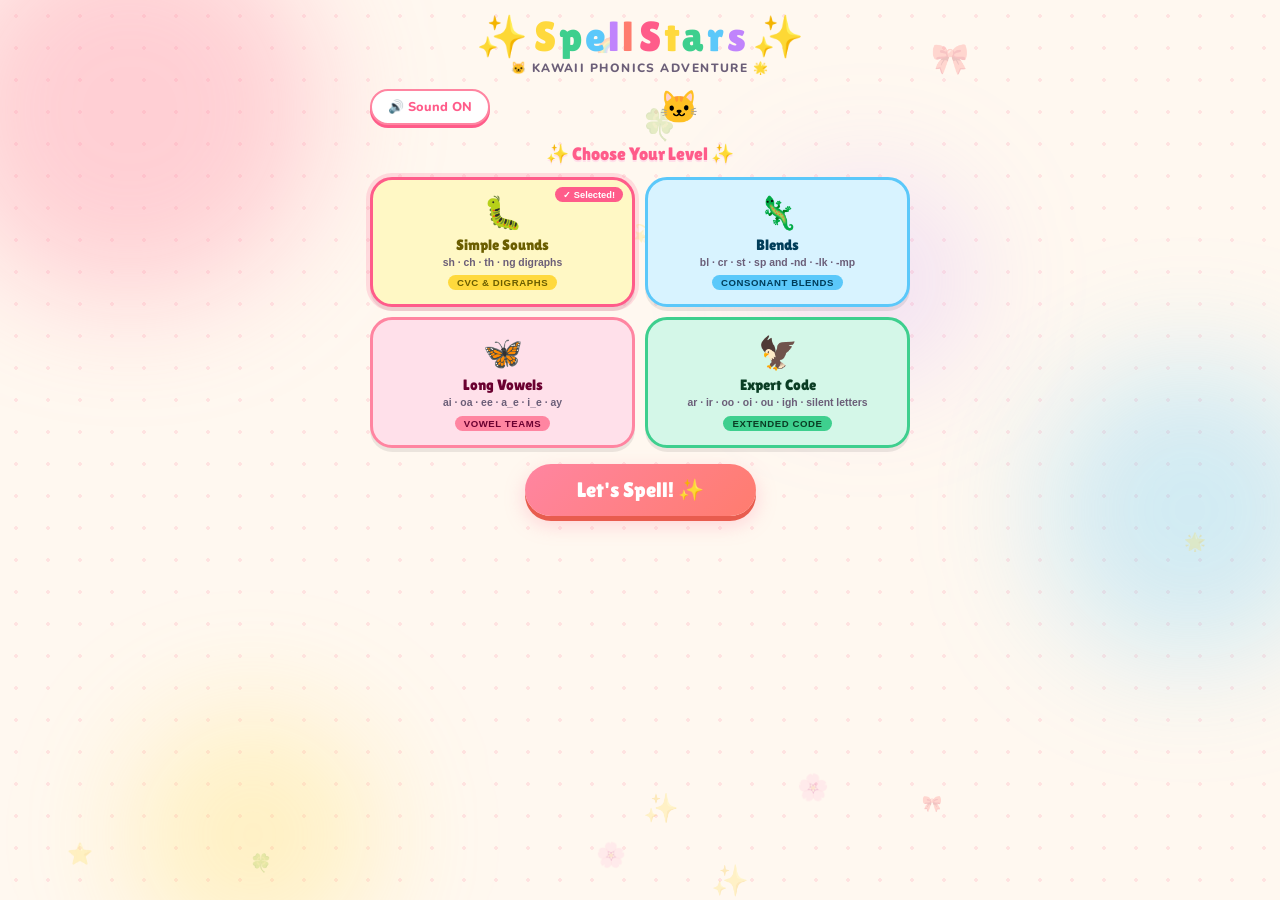
<file: index.html>
<!DOCTYPE html>
<html lang="en">
<head>
<meta charset="UTF-8">
<meta name="viewport" content="width=device-width, initial-scale=1.0, viewport-fit=cover">
<meta name="apple-mobile-web-app-capable" content="yes">
<meta name="apple-mobile-web-app-status-bar-style" content="default">
<meta name="apple-mobile-web-app-title" content="Spell Stars">
<meta name="mobile-web-app-capable" content="yes">
<meta name="theme-color" content="#ff85a1">
<link rel="apple-touch-icon" href="apple-touch-icon.png">
<link rel="icon" type="image/png" sizes="192x192" href="icon-192.png">
<link rel="manifest" href="manifest.json">
<title>✨ Kawaii Spell Stars ✨</title>
<link href="https://fonts.googleapis.com/css2?family=Nunito:wght@400;600;700;800;900&family=Lilita+One&display=swap" rel="stylesheet">
<style>
:root {
  --cream:    #fff8f0;
  --pink:     #ff85a1;
  --pink2:    #ff5c8a;
  --pink-lt:  #ffe0ea;
  --mint:     #3ecf8e;
  --mint2:    #27ae74;
  --mint-lt:  #d4f7e8;
  --lemon:    #ffd93d;
  --lemon2:   #e6be00;
  --lemon-lt: #fff8c5;
  --sky:      #5bc8fa;
  --sky2:     #2aa8e0;
  --sky-lt:   #d8f3ff;
  --coral:    #ff7c6e;
  --coral2:   #e85c4e;
  --lilac:    #c084fc;
  --lilac2:   #9333ea;
  --ink:      #2d2235;
  --ink-soft: #6b5e78;
  --white:    #ffffff;
  --shadow-lg:0 8px 32px rgba(255,133,161,0.22);
  --r-card:   22px;
  --r-pill:   50px;
  --r-tile:   14px;
}
*,*::before,*::after { margin:0; padding:0; box-sizing:border-box; -webkit-tap-highlight-color:transparent; }
html { height:100%; }
body { background:var(--cream); font-family:'Nunito',sans-serif; color:var(--ink); min-height:100dvh; overflow-x:hidden; }

/* ══ Background ══ */
.bg { position:fixed; inset:0; z-index:0; pointer-events:none; overflow:hidden; }
.bg::before { content:''; position:absolute; inset:0; background-image:radial-gradient(circle,rgba(255,133,161,0.18) 2px,transparent 2px); background-size:32px 32px; }
.blob { position:absolute; border-radius:50%; filter:blur(60px); animation:blobDrift var(--bd,12s) ease-in-out infinite alternate; }
@keyframes blobDrift { from{transform:translate(0,0) scale(1)} to{transform:translate(var(--dx,20px),var(--dy,-20px)) scale(1.1)} }
.star-bg { position:absolute; pointer-events:none; animation:starSpin var(--ss,8s) linear infinite; font-size:var(--sf,1.2rem); opacity:0.22; }
@keyframes starSpin { from{transform:rotate(0deg)} to{transform:rotate(360deg)} }

/* ══ Layout ══ */
.wrap { position:relative; z-index:1; max-width:640px; margin:0 auto; padding:16px 14px 28px; min-height:100dvh; display:flex; flex-direction:column; align-items:center; }

/* ══ Header ══ */
.logo { display:flex; align-items:center; gap:8px; margin-bottom:2px; }
.logo-chars { display:flex; gap:3px; }
.logo-char { font-family:'Lilita One',cursive; font-size:clamp(1.7rem,6.5vw,2.6rem); line-height:1; display:inline-block; animation:charBounce var(--cb,2s) ease-in-out infinite; }
@keyframes charBounce { 0%,100%{transform:translateY(0) rotate(var(--cr,0deg))} 50%{transform:translateY(-5px) rotate(var(--cr,0deg))} }
.sub { font-size:0.75rem; font-weight:800; letter-spacing:0.12em; text-transform:uppercase; color:var(--ink-soft); margin-bottom:10px; text-align:center; }
.top-row { display:flex; align-items:center; justify-content:space-between; width:100%; max-width:540px; margin-bottom:14px; gap:8px; }
.snd-btn { border:2.5px solid var(--pink); border-radius:var(--r-pill); background:var(--white); padding:7px 16px; font-family:'Nunito',sans-serif; font-weight:800; font-size:0.8rem; cursor:pointer; color:var(--pink2); box-shadow:0 3px 0 var(--pink2); transition:all 0.15s; }
.snd-btn:active { transform:translateY(2px); box-shadow:none; }
.mascot { font-size:2rem; animation:charBounce 2.5s ease-in-out infinite; --cb:2.5s; }

/* ══ Screens ══ */
.screen { width:100%; display:none; flex-direction:column; align-items:center; }
.screen.active { display:flex; }

/* ══ Setup ══ */
.sec-title { font-family:'Lilita One',cursive; font-size:1.15rem; color:var(--pink2); margin-bottom:12px; text-align:center; text-shadow:0 2px 0 var(--pink-lt); }
.level-grid { display:grid; grid-template-columns:1fr 1fr; gap:10px; width:100%; max-width:540px; margin-bottom:16px; }
.lv-card { border-radius:var(--r-card); border:3px solid transparent; padding:14px 12px; cursor:pointer; transition:all 0.2s; text-align:center; position:relative; overflow:hidden; box-shadow:0 4px 0 rgba(0,0,0,0.08); }
.lv-card:active { transform:translateY(3px); box-shadow:none; }
.lv-card.selected { border-color:var(--pink2) !important; box-shadow:0 0 0 4px rgba(255,92,138,0.18),0 4px 0 rgba(0,0,0,0.08) !important; }
.lv-card.selected::after { content:'✓ Selected!'; position:absolute; top:7px; right:9px; font-size:0.58rem; font-weight:900; background:var(--pink2); color:white; border-radius:50px; padding:2px 8px; }
.lv-icon { font-size:2rem; margin-bottom:4px; }
.lv-name { font-family:'Lilita One',cursive; font-size:0.95rem; }
.lv-desc { font-size:0.65rem; font-weight:700; color:var(--ink-soft); margin-top:3px; line-height:1.3; }
.lv-tag  { display:inline-block; font-size:0.6rem; font-weight:900; letter-spacing:0.06em; text-transform:uppercase; border-radius:50px; padding:2px 9px; margin-top:6px; }

.go-btn    { font-family:'Lilita One',cursive; font-size:1.3rem; padding:14px 52px; border:none; border-radius:var(--r-pill); cursor:pointer; color:white; background:linear-gradient(135deg,var(--pink),var(--coral)); box-shadow:0 5px 0 var(--coral2),0 8px 20px rgba(255,133,161,0.35); transition:all 0.15s; }
.go-btn:active { transform:translateY(4px); box-shadow:0 1px 0 var(--coral2); }
.again-btn { font-family:'Lilita One',cursive; font-size:1.15rem; padding:13px 44px; border:none; border-radius:var(--r-pill); cursor:pointer; color:white; background:linear-gradient(135deg,var(--mint),var(--sky)); box-shadow:0 5px 0 var(--mint2),0 8px 20px rgba(62,207,142,0.3); transition:all 0.15s; }
.again-btn:active { transform:translateY(4px); box-shadow:0 1px 0 var(--mint2); }
.home-btn  { font-family:'Nunito',sans-serif; font-weight:900; font-size:0.8rem; padding:7px 16px; border-radius:var(--r-pill); border:2.5px solid var(--lilac); background:var(--white); color:var(--lilac2); cursor:pointer; box-shadow:0 3px 0 var(--lilac2); transition:all 0.15s; display:flex; align-items:center; gap:5px; }
.home-btn:active { transform:translateY(2px); box-shadow:none; }

/* ══ Confirm overlay ══ */
.overlay { position:fixed; inset:0; background:rgba(45,34,53,0.6); z-index:300; display:none; align-items:center; justify-content:center; backdrop-filter:blur(4px); }
.overlay.active { display:flex; }
.overlay-box { background:var(--white); border-radius:var(--r-card); padding:28px 28px 22px; max-width:300px; width:90%; text-align:center; box-shadow:0 12px 40px rgba(0,0,0,0.2); border:3px solid var(--pink-lt); }
.overlay-box h3 { font-family:'Lilita One',cursive; font-size:1.3rem; color:var(--pink2); margin-bottom:8px; }
.overlay-box p  { font-size:0.88rem; color:var(--ink-soft); font-weight:700; margin-bottom:18px; line-height:1.5; }
.overlay-btns   { display:flex; gap:10px; justify-content:center; }
.overlay-btns button { font-family:'Lilita One',cursive; font-size:1rem; padding:10px 22px; border:none; border-radius:var(--r-pill); cursor:pointer; transition:all 0.15s; }
.btn-yes { background:linear-gradient(135deg,var(--coral),var(--pink2)); color:white; box-shadow:0 4px 0 var(--coral2); }
.btn-yes:active { transform:translateY(3px); box-shadow:0 1px 0 var(--coral2); }
.btn-no  { background:var(--mint-lt); color:var(--mint2); box-shadow:0 4px 0 var(--mint2); border:2px solid var(--mint2) !important; }
.btn-no:active  { transform:translateY(3px); box-shadow:0 1px 0 var(--mint2); }

/* ══ HUD ══ */
.hud { display:flex; gap:8px; justify-content:center; width:100%; max-width:540px; margin-bottom:12px; flex-wrap:wrap; }
.hud-pill  { border-radius:var(--r-pill); padding:7px 18px; text-align:center; flex:1; min-width:80px; border:2.5px solid transparent; box-shadow:0 3px 0 rgba(0,0,0,0.07); }
.hud-label { font-size:0.58rem; font-weight:900; text-transform:uppercase; letter-spacing:0.1em; opacity:0.6; }
.hud-val   { font-family:'Lilita One',cursive; font-size:1.35rem; }

.prog-bar   { width:100%; max-width:540px; background:var(--pink-lt); border-radius:50px; height:10px; margin-bottom:5px; overflow:hidden; border:2px solid var(--pink); }
.prog-fill  { height:100%; background:linear-gradient(90deg,var(--pink),var(--lemon)); border-radius:50px; transition:width 0.5s ease; }
.prog-label { font-size:0.72rem; font-weight:800; color:var(--ink-soft); margin-bottom:12px; }

/* ══ Question card ══ */
.q-card { background:var(--white); border-radius:var(--r-card); border:3px solid var(--pink-lt); padding:20px 20px 18px; width:100%; max-width:540px; margin-bottom:14px; box-shadow:var(--shadow-lg); text-align:center; position:relative; }
.q-card::before,.q-card::after { content:'🎀'; position:absolute; font-size:1.1rem; top:-10px; opacity:0.7; }
.q-card::before { left:12px; transform:rotate(-15deg); }
.q-card::after  { right:12px; transform:rotate(15deg); }

/* Animal pops in fresh on each word, then idles */
.q-animal      { font-size:3rem; margin-bottom:6px; display:inline-block; animation:animalIn 0.4s cubic-bezier(0.34,1.56,0.64,1) both; }
.q-animal.idle { animation:animalWiggle 3s ease-in-out infinite; }
@keyframes animalIn    { from{transform:scale(0) rotate(-20deg);opacity:0} to{transform:scale(1) rotate(0);opacity:1} }
@keyframes animalWiggle{ 0%,100%{transform:rotate(-5deg) scale(1)} 50%{transform:rotate(5deg) scale(1.08)} }

.q-phoneme-label { display:inline-block; font-size:0.65rem; font-weight:900; letter-spacing:0.12em; text-transform:uppercase; border-radius:50px; padding:3px 12px; margin-bottom:10px; background:var(--lemon-lt); color:var(--ink-soft); border:2px solid var(--lemon2); }
.q-sentence { font-size:1.05rem; font-weight:700; color:var(--ink); line-height:1.5; margin-bottom:12px; background:var(--sky-lt); border-radius:14px; padding:10px 14px; border:2px solid var(--sky); }
.q-sentence .blank { display:inline-block; background:var(--sky); border-radius:6px; color:white; padding:0 10px; letter-spacing:0.08em; font-family:'Lilita One',cursive; }

.speak-btn { background:linear-gradient(135deg,var(--sky),var(--sky2)); border:none; border-radius:var(--r-pill); padding:9px 22px; cursor:pointer; color:white; font-family:'Nunito',sans-serif; font-weight:900; font-size:0.85rem; box-shadow:0 4px 0 var(--sky2); transition:all 0.15s; display:flex; align-items:center; gap:7px; margin:0 auto 12px; }
.speak-btn:active { transform:translateY(3px); box-shadow:0 1px 0 var(--sky2); }
.speak-btn.speaking { background:linear-gradient(135deg,var(--mint),var(--mint2)); box-shadow:0 4px 0 var(--mint2); animation:speakPulse 0.5s ease-in-out infinite alternate; }
@keyframes speakPulse { from{transform:scale(1)} to{transform:scale(1.04)} }

/* Hint shown after attempt — colour-coded correct/wrong */
.q-hint { font-size:0.82rem; font-weight:800; border-radius:10px; padding:7px 12px; border:2px solid; margin-top:8px; display:none; line-height:1.4; }
.q-hint.correct { color:var(--mint2); background:var(--mint-lt); border-color:var(--mint); }
.q-hint.wrong   { color:var(--coral2); background:#fff0ee;        border-color:var(--coral); }

/* ══ Phoneme boxes ══ */
.phoneme-row { display:flex; gap:7px; justify-content:center; flex-wrap:wrap; margin:10px 0 14px; }
.ph-box { min-width:46px; height:52px; border-radius:var(--r-tile); border:2.5px solid var(--pink); background:var(--pink-lt); display:flex; align-items:center; justify-content:center; font-family:'Lilita One',cursive; font-size:1.3rem; color:var(--ink); transition:all 0.18s; box-shadow:0 3px 0 var(--pink2); padding:0 6px; }
.ph-box.filled  { background:var(--lemon-lt); border-color:var(--lemon2); box-shadow:0 3px 0 var(--lemon2); transform:scale(1.05); }
.ph-box.correct { background:var(--mint-lt);  border-color:var(--mint2);  box-shadow:0 3px 0 var(--mint2);  animation:boxPop   0.35s ease; }
.ph-box.wrong   { background:#ffe5e2;          border-color:var(--coral2); box-shadow:0 3px 0 var(--coral2); animation:boxShake 0.4s  ease; }
.ph-box.ghost   { opacity:0.3; border-style:dashed; box-shadow:none; transform:none; font-size:1rem; color:var(--ink-soft); }
@keyframes boxPop   { 0%{transform:scale(1)} 50%{transform:scale(1.18)} 100%{transform:scale(1)} }
@keyframes boxShake { 0%,100%{transform:translateX(0)} 25%{transform:translateX(-7px)} 75%{transform:translateX(7px)} }

/* ══ Letter tiles ══ */
.tiles { display:flex; flex-wrap:wrap; gap:8px; justify-content:center; width:100%; max-width:540px; margin-bottom:12px; }
.tile { min-width:44px; height:50px; padding:0 10px; border-radius:var(--r-tile); border:2.5px solid var(--pink); background:var(--white); font-family:'Lilita One',cursive; font-size:1.25rem; cursor:pointer; transition:all 0.14s; color:var(--ink); box-shadow:0 4px 0 var(--pink2); display:flex; align-items:center; justify-content:center; }
.tile:active:not(:disabled) { transform:translateY(3px); box-shadow:0 1px 0 var(--pink2); }
.tile:hover:not(:disabled)  { background:var(--pink-lt); border-color:var(--pink2); }
/* Used tiles visually sink and dim so child can track what's been placed */
.tile.used { opacity:0.18; pointer-events:none; transform:translateY(3px); box-shadow:0 1px 0 var(--pink2); }
.tile.back-tile  { background:var(--lemon-lt); border-color:var(--lemon2); box-shadow:0 4px 0 var(--lemon2); color:var(--lemon2); font-size:1rem; }
.tile.back-tile:active { box-shadow:0 1px 0 var(--lemon2); transform:translateY(3px); }
.tile.check-tile { background:linear-gradient(135deg,var(--mint),var(--mint2)); border-color:var(--mint2); box-shadow:0 4px 0 var(--mint2); color:white; font-size:1rem; min-width:80px; }
.tile.check-tile:active:not(:disabled) { box-shadow:0 1px 0 var(--mint2); transform:translateY(3px); }
.tile.check-tile:disabled { opacity:0.3; pointer-events:none; }

/* ══ Feedback burst — floats up from phoneme row ══ */
.fb { position:fixed; pointer-events:none; z-index:200; animation:fbFloat 0.95s ease forwards; font-size:2.4rem; }
@keyframes fbFloat { 0%{transform:translateY(0) scale(0.3);opacity:1} 100%{transform:translateY(-110px) scale(1.6);opacity:0} }

/* ══ Result screen ══ */
.end-animal     { font-size:5rem; animation:charBounce 2s ease-in-out infinite; margin-bottom:8px; }
.end-title      { font-family:'Lilita One',cursive; font-size:clamp(1.6rem,6vw,2.4rem); text-align:center; margin-bottom:4px; }
.end-score      { font-family:'Lilita One',cursive; font-size:3.5rem; background:linear-gradient(135deg,var(--pink),var(--lemon)); -webkit-background-clip:text; -webkit-text-fill-color:transparent; background-clip:text; margin-bottom:4px; }
.end-msg        { font-weight:700; font-size:0.95rem; color:var(--ink-soft); text-align:center; max-width:300px; margin-bottom:20px; }
.end-stats      { display:flex; gap:14px; flex-wrap:wrap; justify-content:center; margin-bottom:18px; }
.end-stat-val   { font-family:'Lilita One',cursive; font-size:1.8rem; text-align:center; }
.end-stat-label { font-size:0.62rem; font-weight:900; text-transform:uppercase; letter-spacing:0.1em; color:var(--ink-soft); text-align:center; }
.word-log { width:100%; max-width:540px; display:flex; flex-direction:column; gap:7px; margin-bottom:18px; }
.log-row  { border-radius:14px; padding:10px 16px; display:flex; align-items:center; gap:12px; border:2.5px solid transparent; font-weight:700; }
.log-row.ok   { background:var(--mint-lt); border-color:var(--mint2); }
.log-row.miss { background:#fff0ee;        border-color:var(--coral2); }
.log-word  { font-family:'Lilita One',cursive; font-size:1.1rem; }
.log-typed { font-size:0.8rem; color:var(--ink-soft); }
.star-row  { display:flex; gap:6px; justify-content:center; margin-bottom:12px; }
.star-item { font-size:2rem; animation:starPop var(--sp,0.4s) var(--sd,0s) cubic-bezier(0.34,1.56,0.64,1) both; }
@keyframes starPop { from{transform:scale(0) rotate(-30deg);opacity:0} to{transform:scale(1) rotate(0);opacity:1} }
</style>
</head>
<body>

<div class="bg" id="bg"></div>

<!-- Confirm-exit overlay -->
<div class="overlay" id="overlay">
  <div class="overlay-box">
    <h3>🏠 Go Home?</h3>
    <p>Your progress on this round will be lost. Are you sure?</p>
    <div class="overlay-btns">
      <button class="btn-yes" onclick="doGoHome()">Yes, go home</button>
      <button class="btn-no"  onclick="closeOverlay()">Keep playing!</button>
    </div>
  </div>
</div>

<div class="wrap">
  <div class="logo"><div class="logo-chars" id="logoChars"></div></div>
  <p class="sub">🐱 kawaii phonics adventure 🌟</p>
  <div class="top-row">
    <button class="snd-btn" id="sndBtn" onclick="toggleSound()">🔊 Sound ON</button>
    <div class="mascot" id="mascot">🐱</div>
    <button class="snd-btn" style="visibility:hidden" aria-hidden="true">_</button>
  </div>

  <!-- SETUP -->
  <div class="screen active" id="s-setup">
    <p class="sec-title">✨ Choose Your Level ✨</p>
    <div class="level-grid" id="lvGrid"></div>
    <button class="go-btn" onclick="startGame()">Let's Spell! ✨</button>
  </div>

  <!-- GAME -->
  <div class="screen" id="s-game">
    <div style="width:100%;max-width:540px;display:flex;justify-content:flex-start;margin-bottom:10px;">
      <button class="home-btn" onclick="confirmHome()">🏠 Home</button>
    </div>
    <div class="hud" id="hud"></div>
    <div class="prog-bar"><div class="prog-fill" id="progFill" style="width:0%"></div></div>
    <p class="prog-label" id="progLabel">Word 1 of 10</p>
    <div class="q-card">
      <div class="q-animal" id="qAnimal">🐱</div>
      <div class="q-phoneme-label" id="qCat">—</div>
      <button class="speak-btn" id="speakBtn" onclick="speakWord()">
        <span>🔊</span><span id="speakTxt">Hear the word!</span>
      </button>
      <div class="q-sentence" id="qSentence"></div>
      <div class="phoneme-row" id="phRow"></div>
      <div class="q-hint" id="qHint"></div>
    </div>
    <div class="tiles" id="tiles"></div>
  </div>

  <!-- END -->
  <div class="screen" id="s-end">
    <div class="end-animal" id="endAnimal">🏆</div>
    <div class="end-title"  id="endTitle">Amazing!</div>
    <div class="star-row"   id="starRow"></div>
    <div class="end-score"  id="endScore">0 ⭐</div>
    <p class="end-msg"      id="endMsg"></p>
    <div class="end-stats">
      <div><div class="end-stat-val" id="es1" style="color:var(--mint2)">0</div><div class="end-stat-label">Correct</div></div>
      <div><div class="end-stat-val" id="es2" style="color:var(--coral)">0</div><div class="end-stat-label">Missed</div></div>
      <div><div class="end-stat-val" id="es3" style="color:var(--pink2)">0🔥</div><div class="end-stat-label">Best Streak</div></div>
    </div>
    <div class="word-log" id="wordLog"></div>
    <button class="again-btn" onclick="goHome()">Play Again! 🌟</button>
  </div>
</div>

<script>
'use strict';

/* ══ Background ══ */
const bgEl=document.getElementById('bg');
[{c:'rgba(255,133,161,0.35)',w:380,pos:'top:-80px;left:-60px',   dx:'30px', dy:'20px', bd:'10s'},
 {c:'rgba(91,200,250,0.28)', w:300,pos:'top:40%;right:-60px',    dx:'-20px',dy:'30px', bd:'14s'},
 {c:'rgba(255,217,61,0.25)', w:250,pos:'bottom:-60px;left:10%',  dx:'20px', dy:'-20px',bd:'11s'},
 {c:'rgba(192,132,252,0.22)',w:200,pos:'top:20%;left:60%',       dx:'-15px',dy:'25px', bd:'9s'},
].forEach(b=>{
  const el=document.createElement('div');el.className='blob';
  el.style.cssText=`width:${b.w}px;height:${b.w}px;background:${b.c};${b.pos};--dx:${b.dx};--dy:${b.dy};--bd:${b.bd};animation-delay:${(Math.random()*4).toFixed(1)}s`;
  bgEl.appendChild(el);
});
['⭐','🌟','✨','💫','🌸','🍀','🎀','🌈'].forEach(em=>{
  for(let j=0;j<2;j++){
    const el=document.createElement('div');el.className='star-bg';el.textContent=em;
    el.style.cssText=`top:${Math.random()*100}%;left:${Math.random()*100}%;--ss:${(8+Math.random()*12).toFixed(1)}s;--sf:${(0.8+Math.random()*1.2).toFixed(1)}rem;animation-delay:${(Math.random()*8).toFixed(1)}s`;
    bgEl.appendChild(el);
  }
});

/* ══ Logo ══ */
const logoColors=['#ff85a1','#ff5c8a','#ffd93d','#3ecf8e','#5bc8fa','#c084fc','#ff7c6e'];
'✨ Spell Stars ✨'.split('').forEach((ch,i)=>{
  const s=document.createElement('span');s.className='logo-char';s.textContent=ch;
  s.style.cssText=`color:${logoColors[i%logoColors.length]};--cb:${(1.8+i*0.15).toFixed(2)}s;animation-delay:${(i*0.08).toFixed(2)}s;--cr:${['-3deg','0deg','3deg'][i%3]}`;
  document.getElementById('logoChars').appendChild(s);
});

/* ══ Mascot cycle ══ */
const mascots=['🐱','🐰','🐸','🐼','🦊','🐨','🐹','🦄','🐙','🐧'];
let mIdx=0;
setInterval(()=>{ mIdx=(mIdx+1)%mascots.length; document.getElementById('mascot').textContent=mascots[mIdx]; },3000);

/* ══════════════════════════════════════
   AUDIO ENGINE
══════════════════════════════════════ */
let actx=null,sndOn=true,sndUnlocked=false;
function getCtx(){ if(!actx) actx=new(window.AudioContext||window.webkitAudioContext)(); return actx; }
function unlockAudio(){
  const ctx=getCtx();
  if(sndUnlocked){ if(ctx.state==='suspended') ctx.resume(); return; }
  ctx.resume().then(()=>{ const b=ctx.createBuffer(1,1,22050);const s=ctx.createBufferSource();s.buffer=b;s.connect(ctx.destination);s.start(0);sndUnlocked=true; }).catch(()=>{});
}
function toggleSound(){ unlockAudio(); sndOn=!sndOn; document.getElementById('sndBtn').textContent=sndOn?'🔊 Sound ON':'🔇 Sound OFF'; }
function tone(f,t,d,v=0.28,delay=0){
  if(!sndOn) return;
  try{
    const ctx=getCtx(); if(ctx.state==='suspended') ctx.resume();
    const o=ctx.createOscillator(),g=ctx.createGain();
    o.connect(g); g.connect(ctx.destination);
    o.type=t; o.frequency.value=f;
    const ts=ctx.currentTime+delay;
    g.gain.setValueAtTime(0,ts); g.gain.linearRampToValueAtTime(v,ts+0.015); g.gain.exponentialRampToValueAtTime(0.001,ts+d);
    o.start(ts); o.stop(ts+d);
  } catch(e){}
}
const sndTile    = ()=> tone(700+Math.random()*200,'sine',0.07,0.12);
const sndCorrect = ()=>{ tone(523,'sine',0.1,0.25); tone(659,'sine',0.13,0.25,0.08); tone(784,'sine',0.18,0.3,0.16); };
const sndWrong   = ()=>{ tone(300,'sawtooth',0.08,0.22); tone(250,'sawtooth',0.12,0.22,0.08); };
const sndStreak  = ()=> [523,659,784,1047,1319].forEach((f,i)=>tone(f,'sine',0.2,0.28,i*0.07));
const sndClick   = ()=> tone(600,'sine',0.06,0.1);
const sndVictory = ()=> [523,659,784,880,1047,880,1047,1319].forEach((f,i)=>tone(f,'sine',0.22,0.3,i*0.1));
const sndGameOver= ()=> [392,370,349,294].forEach((f,i)=>tone(f,'sawtooth',0.28,0.22,i*0.18));
function sndStart(){
  if(!sndOn) return;
  try{
    const ctx=getCtx(); if(ctx.state==='suspended') ctx.resume();
    const o=ctx.createOscillator(),g=ctx.createGain();
    o.connect(g); g.connect(ctx.destination); o.type='sine';
    o.frequency.setValueAtTime(400,ctx.currentTime); o.frequency.exponentialRampToValueAtTime(900,ctx.currentTime+0.25);
    g.gain.setValueAtTime(0.3,ctx.currentTime); g.gain.exponentialRampToValueAtTime(0.001,ctx.currentTime+0.3);
    o.start(); o.stop(ctx.currentTime+0.3);
    setTimeout(sndStreak,280);
  } catch(e){}
}

/* ══════════════════════════════════════
   TEXT-TO-SPEECH
══════════════════════════════════════ */
let currentWord='', ttsTimer=null;
function speakWord(){
  if(!currentWord) return;
  unlockAudio();
  if(!('speechSynthesis' in window)) return;
  clearTimeout(ttsTimer);
  window.speechSynthesis.cancel();
  const btn=document.getElementById('speakBtn');
  btn.classList.add('speaking');
  document.getElementById('speakTxt').textContent='Listening...';
  const utt=new SpeechSynthesisUtterance(currentWord);
  utt.lang='en-AU'; utt.rate=0.85; utt.pitch=1.1;
  utt.onend=utt.onerror=()=>{
    btn.classList.remove('speaking');
    document.getElementById('speakTxt').textContent='Hear it again!';
  };
  window.speechSynthesis.speak(utt);
}

/* ══════════════════════════════════════
   WORD BANKS
══════════════════════════════════════ */
const LEVELS=[
  {
    id:'L1',name:'Simple Sounds',icon:'🐛',
    bg:'#fff8c5',border:'#ffd93d',tagBg:'#ffd93d',tagColor:'#6b5e00',
    desc:'sh · ch · th · ng digraphs',tag:'CVC & Digraphs',
    words:[
      {word:'ship', phonemes:['sh','i','p'], cat:'sh- digraph',  sentence:'The ___ sailed across the sea.',         animal:'🚢'},
      {word:'chin', phonemes:['ch','i','n'], cat:'ch- digraph',  sentence:'She has a dimple on her ___.',            animal:'😄'},
      {word:'thin', phonemes:['th','i','n'], cat:'th- digraph',  sentence:'The thread was very ___ and light.',      animal:'🪡'},
      {word:'ring', phonemes:['r','i','ng'], cat:'-ng digraph',  sentence:'She wore a golden ___ on her finger.',    animal:'💍'},
      {word:'shed', phonemes:['sh','e','d'], cat:'sh- digraph',  sentence:'The tools are kept in the garden ___.',   animal:'🏚️'},
      {word:'chop', phonemes:['ch','o','p'], cat:'ch- digraph',  sentence:'Please ___ the vegetables for dinner.',   animal:'🪓'},
      {word:'fish', phonemes:['f','i','sh'], cat:'-sh digraph',  sentence:'We saw a big ___ jump out of the pond.',  animal:'🐟'},
      {word:'bath', phonemes:['b','a','th'], cat:'-th digraph',  sentence:'After the swim she had a warm ___.',      animal:'🛁'},
      {word:'sing', phonemes:['s','i','ng'], cat:'-ng digraph',  sentence:'The birds ___ a sweet song at dawn.',     animal:'🎤'},
      {word:'wish', phonemes:['w','i','sh'], cat:'-sh digraph',  sentence:'She made a ___ on the falling star.',     animal:'⭐'},
      {word:'with', phonemes:['w','i','th'], cat:'-th digraph',  sentence:'She came ___ her best friend to school.', animal:'🤝'},
      {word:'rich', phonemes:['r','i','ch'], cat:'-ch digraph',  sentence:'The kingdom was ___ in gold and jewels.', animal:'👑'},
    ]
  },
  {
    id:'L2',name:'Blends',icon:'🦎',
    bg:'#d8f3ff',border:'#5bc8fa',tagBg:'#5bc8fa',tagColor:'#003d5a',
    desc:'bl · cr · st · sp and -nd · -lk · -mp',tag:'Consonant Blends',
    words:[
      {word:'frog',  phonemes:['fr','o','g'],  cat:'fr- blend',       sentence:'The ___ leapt from the lily pad.',        animal:'🐸'},
      {word:'trip',  phonemes:['tr','i','p'],  cat:'tr- blend',       sentence:'We went on a ___ to the beach.',          animal:'✈️'},
      {word:'clap',  phonemes:['cl','a','p'],  cat:'cl- blend',       sentence:'The crowd began to ___ and cheer.',       animal:'👏'},
      {word:'drip',  phonemes:['dr','i','p'],  cat:'dr- blend',       sentence:'Watch out — the tap has a ___.',          animal:'💧'},
      {word:'snap',  phonemes:['sn','a','p'],  cat:'sn- blend',       sentence:'The lid closed with a loud ___.',         animal:'🫰'},
      {word:'step',  phonemes:['st','e','p'],  cat:'st- blend',       sentence:'She took one ___ at a time up the stairs.',animal:'👟'},
      {word:'band',  phonemes:['b','a','nd'],  cat:'-nd blend',       sentence:'The ___ played loud music at the park.',  animal:'🎸'},
      {word:'milk',  phonemes:['m','i','lk'],  cat:'-lk blend',       sentence:'She poured cold ___ into the glass.',     animal:'🥛'},
      {word:'jump',  phonemes:['j','u','mp'],  cat:'-mp blend',       sentence:'He did a huge ___ over the puddle.',      animal:'🦘'},
      {word:'crust', phonemes:['cr','u','st'], cat:'cr- & -st blend', sentence:'She loves the crispy ___ of fresh bread.',animal:'🍞'},
      {word:'blend', phonemes:['bl','e','nd'], cat:'bl- & -nd blend', sentence:'___ the colours together to make green.', animal:'🎨'},
      {word:'stomp', phonemes:['st','o','mp'], cat:'st- & -mp blend', sentence:'The giant began to ___ its heavy feet.',  animal:'🦣'},
    ]
  },
  {
    id:'L3',name:'Long Vowels',icon:'🦋',
    bg:'#ffe0ea',border:'#ff85a1',tagBg:'#ff85a1',tagColor:'#6b0030',
    desc:'ai · oa · ee · a_e · i_e · ay',tag:'Vowel Teams',
    words:[
      {word:'rain',  phonemes:['r','ai','n'],  cat:'ai vowel team',      sentence:'We got soaked in the heavy ___.',         animal:'🌧️'},
      {word:'boat',  phonemes:['b','oa','t'],  cat:'oa vowel team',      sentence:'We rowed the ___ across the lake.',       animal:'⛵'},
      {word:'feet',  phonemes:['f','ee','t'],  cat:'ee vowel team',      sentence:'My ___ were cold after the swim.',        animal:'🦶'},
      {word:'cake',  phonemes:['c','a_e','k'], cat:'a_e split digraph',  sentence:'She blew out the candles on her ___.',    animal:'🎂'},
      {word:'pine',  phonemes:['p','i_e','n'], cat:'i_e split digraph',  sentence:'The tall ___ tree swayed in the wind.',   animal:'🌲'},
      {word:'hope',  phonemes:['h','o_e','p'], cat:'o_e split digraph',  sentence:'We all ___ the team wins today.',         animal:'🌈'},
      {word:'road',  phonemes:['r','oa','d'],  cat:'oa vowel team',      sentence:'The long ___ stretched through the hills.',animal:'🛣️'},
      {word:'seed',  phonemes:['s','ee','d'],  cat:'ee vowel team',      sentence:'Plant the ___ and water it every day.',   animal:'🌱'},
      {word:'tail',  phonemes:['t','ai','l'],  cat:'ai vowel team',      sentence:'The puppy wagged its fluffy ___.',        animal:'🦊'},
      {word:'tune',  phonemes:['t','u_e','n'], cat:'u_e split digraph',  sentence:'She hummed a happy ___ all morning.',     animal:'🎵'},
      {word:'tray',  phonemes:['tr','ay'],     cat:'ay vowel',           sentence:'She carried the cups on a wooden ___.',   animal:'☕'},
      {word:'snail', phonemes:['sn','ai','l'], cat:'ai + sn- blend',     sentence:'The ___ slowly crossed the path.',        animal:'🐌'},
    ]
  },
  {
    id:'L4',name:'Expert Code',icon:'🦅',
    bg:'#d4f7e8',border:'#3ecf8e',tagBg:'#3ecf8e',tagColor:'#0a3d24',
    desc:'ar · ir · oo · oi · ou · igh · silent letters',tag:'Extended Code',
    words:[
      {word:'farm',  phonemes:['f','ar','m'],  cat:'ar r-controlled', sentence:'The animals live on the ___.',             animal:'🌾'},
      {word:'bird',  phonemes:['b','ir','d'],  cat:'ir r-controlled', sentence:'The little ___ sang from the branch.',    animal:'🐦'},
      {word:'fork',  phonemes:['f','or','k'],  cat:'or r-controlled', sentence:'She picked up her ___ to eat dinner.',    animal:'🍴'},
      {word:'moon',  phonemes:['m','oo','n'],  cat:'oo long vowel',   sentence:'The bright ___ lit up the night sky.',    animal:'🌙'},
      {word:'book',  phonemes:['b','oo','k'],  cat:'oo short vowel',  sentence:'She read her favourite ___ at bedtime.',  animal:'📚'},
      {word:'coin',  phonemes:['c','oi','n'],  cat:'oi diphthong',    sentence:'She found a shiny ___ on the path.',      animal:'🪙'},
      {word:'shout', phonemes:['sh','ou','t'], cat:'ou diphthong',    sentence:'Don\'t ___ — please use your quiet voice.',animal:'📢'},
      {word:'brown', phonemes:['br','ow','n'], cat:'ow diphthong',    sentence:'The ___ bear slept all winter long.',     animal:'🐻'},
      {word:'night', phonemes:['n','igh','t'], cat:'igh trigraph',    sentence:'The stars shine bright every ___.',       animal:'🌃'},
      {word:'kneel', phonemes:['kn','ee','l'], cat:'silent k + ee',   sentence:'She had to ___ down to pat the dog.',     animal:'🧎'},
      {word:'wrist', phonemes:['wr','i','st'], cat:'silent w',        sentence:'She wore a bracelet on her ___.',         animal:'⌚'},
      {word:'sport', phonemes:['sp','or','t'], cat:'or + sp- blend',  sentence:'Swimming is her favourite ___.',          animal:'⚽'},
    ]
  }
];

/* ══ Varied praise pools — avoids repetition fatigue ══ */
const PRAISE     =['✅ Perfect!','🌟 Brilliant!','⭐ Superstar!','🎉 Amazing!','💫 Fantastic!','🌈 Spot on!','🦄 Wonderful!','🎀 Great work!'];
const STREAKPRAISE=['🔥 On fire!!','💥 Unstoppable!','🚀 Incredible!','⚡ Lightning fast!'];
let praiseIdx=0;
const nextPraise = isStreak => isStreak
  ? STREAKPRAISE[Math.floor(Math.random()*STREAKPRAISE.length)]
  : PRAISE[praiseIdx++%PRAISE.length];

/* ══ Level UI ══ */
const lvBtns=[];
LEVELS.forEach((lv,i)=>{
  const btn=document.createElement('button'); btn.className='lv-card';
  btn.style.cssText=`background:${lv.bg};border-color:${lv.border}`;
  btn.innerHTML=`<div class="lv-icon">${lv.icon}</div>
    <div class="lv-name" style="color:${lv.tagColor}">${lv.name}</div>
    <div class="lv-desc">${lv.desc}</div>
    <span class="lv-tag" style="background:${lv.tagBg};color:${lv.tagColor}">${lv.tag}</span>`;
  btn.onclick=()=>{ unlockAudio(); sndClick(); selectLevel(btn,lv); };
  document.getElementById('lvGrid').appendChild(btn);
  lvBtns.push(btn);
});
let chosenLevel=LEVELS[0];
selectLevel(lvBtns[0],LEVELS[0]);
function selectLevel(btn,lv){ lvBtns.forEach(b=>b.classList.remove('selected')); btn.classList.add('selected'); chosenLevel=lv; }

/* ══════════════════════════════════════
   GAME STATE
══════════════════════════════════════ */
let wordQueue=[],wIdx=0,score=0,hp=3,streak=0,bestStreak=0,nCorrect=0,nWrong=0;
let curWord=null,answered=false,_charIdx=0,typedPhonemes=[],resultLog=[];
// Memoised per-word char→boxIndex map
let _charMap=[];
// History of tile elements for undo
let tileHistory=[];

const shuffle = a=>{ const b=[...a]; for(let i=b.length-1;i>0;i--){const j=Math.floor(Math.random()*(i+1));[b[i],b[j]]=[b[j],b[i]];} return b; };

/* ══ Start ══ */
function startGame(){
  unlockAudio(); sndStart();
  wordQueue=shuffle(chosenLevel.words).slice(0,10);
  wIdx=0; score=0; hp=3; streak=0; bestStreak=0; nCorrect=0; nWrong=0; resultLog=[];
  showScreen('s-game');
  buildHUD();
  setTimeout(showWord,350);
}

/* ══ HUD ══ */
function buildHUD(){
  document.getElementById('hud').innerHTML=`
    <div class="hud-pill" style="background:${chosenLevel.bg};border-color:${chosenLevel.border}">
      <div class="hud-label">Stars ⭐</div><div class="hud-val" id="hv-score" style="color:${chosenLevel.tagColor}">0</div>
    </div>
    <div class="hud-pill" style="background:#ffe0ea;border-color:var(--pink)">
      <div class="hud-label">Hearts</div><div class="hud-val" id="hv-hp" style="color:var(--pink2)">❤❤❤</div>
    </div>
    <div class="hud-pill" style="background:var(--mint-lt);border-color:var(--mint)">
      <div class="hud-label">Streak 🔥</div><div class="hud-val" id="hv-streak" style="color:var(--mint2)">0</div>
    </div>`;
}
function updateHUD(){
  const sv=document.getElementById('hv-score');   if(sv)  sv.textContent=score;
  const hv=document.getElementById('hv-hp');      if(hv)  hv.textContent='❤'.repeat(Math.max(0,hp))+'🖤'.repeat(Math.max(0,3-hp));
  const st=document.getElementById('hv-streak');  if(st)  st.textContent=streak+(streak>=3?'🔥':'');
}

/* ══ Phoneme helpers ══ */
const hasSplit      = ()=> curWord.phonemes.some(p=>p.includes('_e'));
const dispPhonemes  = ()=> curWord.phonemes.map(p=>p.replace('_e',''));
const assembledWord = ()=> typedPhonemes.join('')+(hasSplit()?'e':'');
function buildCharMap(){
  _charMap=[];
  dispPhonemes().forEach((ph,i)=>{ for(let c=0;c<ph.length;c++) _charMap.push(i); });
}

/* ══ Show word ══ */
function showWord(){
  if(wIdx>=wordQueue.length||hp<=0){ endGame(); return; }
  answered=false; _charIdx=0; tileHistory=[];
  curWord=wordQueue[wIdx];
  currentWord=curWord.word;
  typedPhonemes=new Array(curWord.phonemes.length).fill('');
  buildCharMap();

  // Progress: show position entering the word, reach 100% after last answer
  document.getElementById('progFill').style.width=(wIdx/wordQueue.length*100)+'%';
  document.getElementById('progLabel').textContent=`Word ${wIdx+1} of ${wordQueue.length}`;

  // Animal: reset to entrance animation, then switch to idle
  const anEl=document.getElementById('qAnimal');
  anEl.className='q-animal'; anEl.textContent=curWord.animal;
  setTimeout(()=>anEl.classList.add('idle'),420);

  document.getElementById('qCat').textContent=curWord.cat;
  document.getElementById('speakTxt').textContent='Hear the word!';
  document.getElementById('speakBtn').classList.remove('speaking');
  document.getElementById('qSentence').innerHTML=curWord.sentence.replace('___','<span class="blank">_ _ _</span>');
  const hint=document.getElementById('qHint');
  hint.style.display='none'; hint.className='q-hint'; hint.textContent='';

  renderPhBoxes(); renderTiles(); updateHUD();

  // Auto-speak after card renders — cleared on any manual trigger
  clearTimeout(ttsTimer);
  ttsTimer=setTimeout(speakWord,700);
}

function renderPhBoxes(){
  const el=document.getElementById('phRow'); el.innerHTML='';
  curWord.phonemes.forEach((ph,i)=>{
    const box=document.createElement('div');
    box.className='ph-box'; box.id=`pb-${i}`;
    box.style.minWidth=Math.max(46,ph.replace('_e','').length*22+18)+'px';
    el.appendChild(box);
    if(ph.includes('_e')){ const g=document.createElement('div');g.className='ph-box ghost';g.textContent='e';g.title='Silent e';el.appendChild(g); }
  });
}

/* FIX: build tile pool using letter frequency so double-letter words get double tiles */
function buildTilePool(word){
  const freq={};
  word.split('').forEach(c=>{ freq[c]=(freq[c]||0)+1; });
  const pool=[];
  Object.entries(freq).forEach(([c,n])=>{ for(let i=0;i<n;i++) pool.push(c); });
  const distractors=shuffle('abcdefghijklmnopqrstuvwxyz'.split('').filter(l=>!freq[l])).slice(0,5);
  return shuffle([...pool,...distractors]);
}

function renderTiles(){
  const el=document.getElementById('tiles'); el.innerHTML='';
  buildTilePool(curWord.word).forEach(l=>{
    const t=document.createElement('button'); t.className='tile'; t.textContent=l;
    t.onclick=()=>{ unlockAudio(); sndTile(); typeLetter(l,t); };
    el.appendChild(t);
  });
  const back=document.createElement('button'); back.className='tile back-tile'; back.textContent='⌫ Back';
  back.onclick=()=>{ unlockAudio(); sndClick(); doBack(); };
  el.appendChild(back);
  const chk=document.createElement('button'); chk.className='tile check-tile'; chk.textContent='✓ Check'; chk.id='chkBtn'; chk.disabled=true;
  chk.onclick=()=>{ unlockAudio(); checkAnswer(); };
  el.appendChild(chk);
}

/* FIX: track tile element in history so Back correctly un-dims it */
function typeLetter(l,tileEl){
  if(answered||_charIdx>=_charMap.length) return;
  const boxIdx=_charMap[_charIdx];
  typedPhonemes[boxIdx]=(typedPhonemes[boxIdx]||'')+l;
  const box=document.getElementById(`pb-${boxIdx}`);
  box.textContent=typedPhonemes[boxIdx]; box.classList.add('filled');
  tileEl.classList.add('used');
  tileHistory.push(tileEl);
  _charIdx++;
  document.getElementById('chkBtn').disabled=(_charIdx<_charMap.length);
}

function doBack(){
  if(answered||_charIdx===0) return;
  _charIdx--;
  const boxIdx=_charMap[_charIdx];
  const box=document.getElementById(`pb-${boxIdx}`);
  typedPhonemes[boxIdx]=typedPhonemes[boxIdx].slice(0,-1);
  box.textContent=typedPhonemes[boxIdx];
  if(!typedPhonemes[boxIdx]) box.classList.remove('filled');
  const last=tileHistory.pop(); if(last) last.classList.remove('used');
  document.getElementById('chkBtn').disabled=true;
}

function checkAnswer(){
  if(answered) return;
  answered=true;
  const ok=(assembledWord()===curWord.word);

  curWord.phonemes.forEach((ph,i)=>{
    const box=document.getElementById(`pb-${i}`);
    box.classList.remove('filled');
    box.classList.add((typedPhonemes[i]||'')=== ph.replace('_e','')?'correct':'wrong');
  });

  // FIX: progress bar hits 100% when the last word is answered
  document.getElementById('progFill').style.width=((wIdx+1)/wordQueue.length*100)+'%';

  const hint=document.getElementById('qHint');
  hint.style.display='block';

  if(ok){
    hint.className='q-hint correct';
    hint.textContent=`${nextPraise(streak>=2)} "${curWord.word}" · ${curWord.cat}`;
    sndCorrect(); streak++; nCorrect++;
    if(streak>bestStreak) bestStreak=streak;
    score+=streak>=3?20:10;
    if(streak>=3) setTimeout(sndStreak,200);
    // FIX: burst from phoneme row, not screen centre
    popFb(curWord.animal,document.getElementById('phRow'));
    resultLog.push({word:curWord.word,animal:curWord.animal,ok:true});
  } else {
    hint.className='q-hint wrong';
    hint.textContent=`💡 The answer is "${curWord.word}" · ${curWord.cat}`;
    sndWrong(); streak=0; nWrong++; hp--;
    popFb('❌',document.getElementById('phRow'));
    resultLog.push({word:curWord.word,animal:curWord.animal,ok:false,typed:assembledWord()});
  }
  updateHUD(); wIdx++;
  setTimeout(showWord,1700);
}

/* FIX: position relative to a reference element */
function popFb(emoji,refEl){
  const rect=refEl?refEl.getBoundingClientRect():{left:window.innerWidth/2-20,top:window.innerHeight/2,width:40};
  const el=document.createElement('div'); el.className='fb'; el.textContent=emoji;
  el.style.left=(rect.left+rect.width/2-20)+'px';
  el.style.top=(rect.top+window.scrollY-10)+'px';
  document.body.appendChild(el); setTimeout(()=>el.remove(),950);
}

/* ══ End game ══ */
function endGame(){
  window.speechSynthesis&&window.speechSynthesis.cancel();
  const pct=Math.round(nCorrect/wordQueue.length*100);
  let animal,title,msg,stars;
  if(pct===100){ animal='🏆';title='PERFECT SPELLER!';msg='You got every single word — incredible phonics skills!';stars=5;sndVictory(); }
  else if(pct>=80){ animal='🦋';title='Amazing Work!';msg='Brilliant spelling! You really know your sounds!';stars=4;sndVictory(); }
  else if(pct>=60){ animal='🐸';title='Good Try!';msg='Nice effort! Keep practising those tricky sounds!';stars=3;sndCorrect(); }
  else if(pct>=40){ animal='🐱';title='Keep Going!';msg='Don\'t give up — every practice makes you better!';stars=2;sndGameOver(); }
  else{ animal='🐛';title='Practice Makes Perfect!';msg='Every spelling star started right where you are!';stars=1;sndGameOver(); }

  document.getElementById('endAnimal').textContent=animal;
  document.getElementById('endTitle').textContent=title;
  document.getElementById('endScore').textContent=score+' ⭐';
  document.getElementById('endMsg').textContent=msg;
  document.getElementById('es1').textContent=nCorrect;
  document.getElementById('es2').textContent=nWrong;
  document.getElementById('es3').textContent=bestStreak+'🔥';

  const sr=document.getElementById('starRow'); sr.innerHTML='';
  for(let i=0;i<5;i++){ const s=document.createElement('div');s.className='star-item';s.textContent=i<stars?'⭐':'☆';s.style.cssText=`--sp:0.4s;--sd:${0.1+i*0.15}s`;sr.appendChild(s); }

  const wl=document.getElementById('wordLog'); wl.innerHTML='';
  resultLog.forEach(r=>{
    const row=document.createElement('div'); row.className='log-row '+(r.ok?'ok':'miss');
    row.innerHTML=`<span style="font-size:1.4rem">${r.animal}</span>
      <div><div class="log-word">${r.word}</div>
      <div class="log-typed">${r.ok?'✅ Correct!':'❌ You wrote: '+r.typed+' → '+r.word}</div></div>`;
    wl.appendChild(row);
  });

  showScreen('s-end');
}

/* ══ Navigation ══ */
function confirmHome(){ unlockAudio(); sndClick(); document.getElementById('overlay').classList.add('active'); }
function closeOverlay(){ sndClick(); document.getElementById('overlay').classList.remove('active'); }
function doGoHome(){ closeOverlay(); goHome(); }
function goHome(){
  window.speechSynthesis&&window.speechSynthesis.cancel();
  clearTimeout(ttsTimer); _charIdx=0;
  const idx=LEVELS.indexOf(chosenLevel); if(idx>=0) selectLevel(lvBtns[idx],chosenLevel);
  showScreen('s-setup');
}
function showScreen(id){ document.querySelectorAll('.screen').forEach(s=>s.classList.remove('active')); document.getElementById(id).classList.add('active'); }

/* ══ Service Worker ══ */
if('serviceWorker' in navigator){
  window.addEventListener('load',()=>{ navigator.serviceWorker.register('./sw.js').catch(()=>{}); });
}

/* ══ iOS install banner ══ */
function isIos(){ return /iphone|ipad|ipod/i.test(navigator.userAgent); }
function isStandalone(){ return ('standalone' in navigator)&&navigator.standalone; }
window.addEventListener('load',()=>{
  if(isIos()&&!isStandalone()&&!localStorage.getItem('spellStarsBannerDismissed')){
    setTimeout(()=>{ const b=document.getElementById('installBanner'); if(b) b.style.display='flex'; },2500);
  }
});
function dismissInstallBanner(){ const b=document.getElementById('installBanner'); if(b) b.style.display='none'; localStorage.setItem('spellStarsBannerDismissed','1'); }

document.addEventListener('keydown',e=>{
  if(document.getElementById('overlay').classList.contains('active')){ if(e.key==='Escape') closeOverlay(); return; }
  if(!document.getElementById('s-game').classList.contains('active')) return;
  if(e.key==='Backspace'){ unlockAudio(); sndClick(); doBack(); }
  else if(e.key==='Enter'){ unlockAudio(); const c=document.getElementById('chkBtn'); if(c&&!c.disabled) checkAnswer(); }
  else if(/^[a-zA-Z]$/.test(e.key)){
    unlockAudio(); sndTile();
    // Match first non-used tile for this letter
    const match=[...document.querySelectorAll('.tile:not(.used):not(.back-tile):not(.check-tile)')].find(t=>t.textContent===e.key.toLowerCase());
    if(match) typeLetter(e.key.toLowerCase(),match);
  }
  else if(e.key===' '){ e.preventDefault(); speakWord(); }
});
</script>
<!-- iOS install banner -->
<div id="installBanner" style="display:none;position:fixed;bottom:16px;left:12px;right:12px;background:white;border:2.5px solid var(--pink);border-radius:18px;padding:12px 14px;z-index:400;align-items:center;gap:12px;box-shadow:0 4px 20px rgba(255,133,161,0.35);">
  <span style="font-size:1.6rem">📱</span>
  <p style="flex:1;font-size:0.8rem;font-weight:700;color:var(--ink-soft);line-height:1.4;"><strong style="color:var(--pink2)">Add to Home Screen</strong> for the full app experience — tap <strong>Share ↑</strong> then <em>"Add to Home Screen"</em></p>
  <button onclick="dismissInstallBanner()" style="background:none;border:none;font-size:1.3rem;cursor:pointer;color:var(--ink-soft);padding:4px;">✕</button>
</div>


</html>
</file>
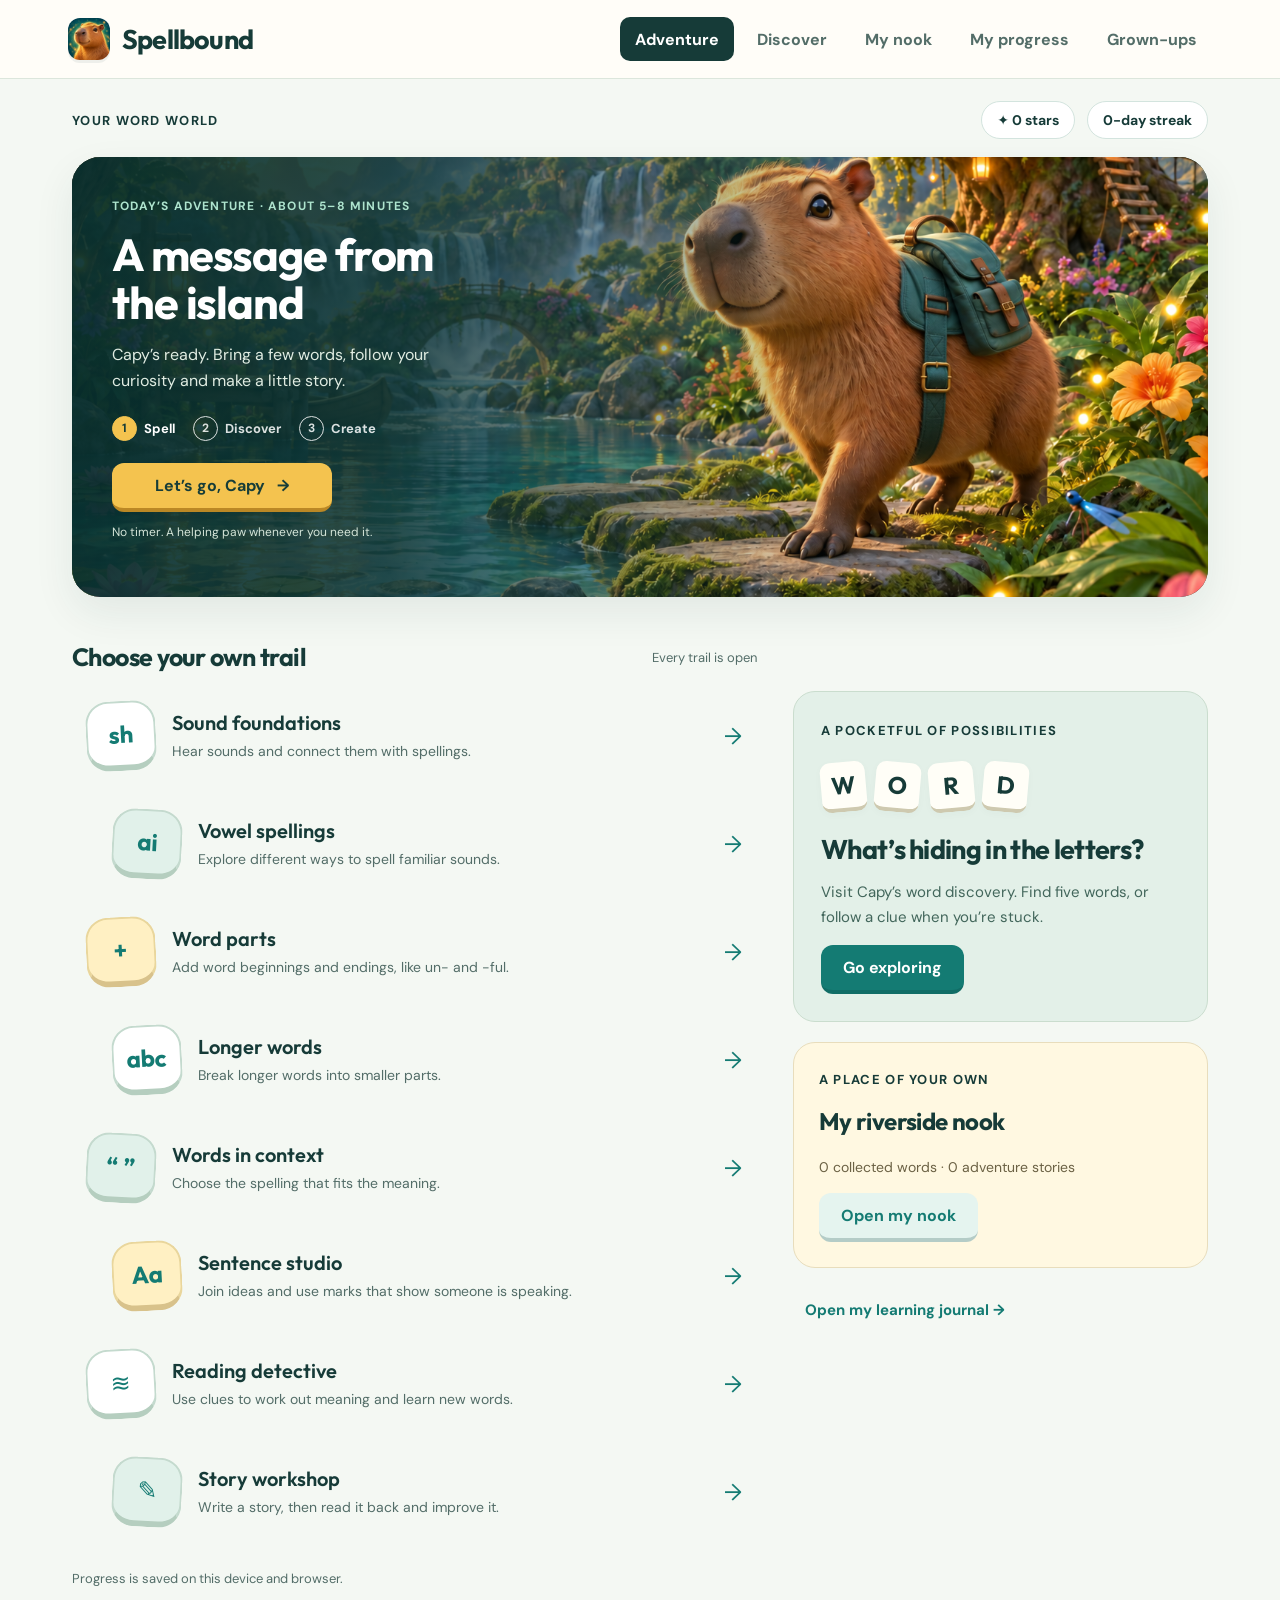
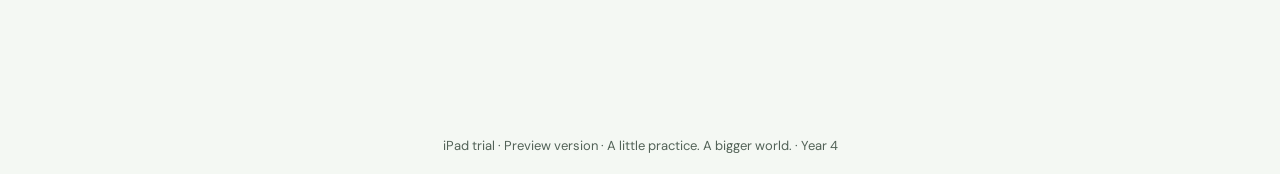
<file: preview/index.html>
<!doctype html>
<html lang="en-AU"><head><meta charset="utf-8"><meta name="viewport" content="width=device-width, initial-scale=1"><meta name="theme-color" content="#162644"><meta name="description" content="Supportive Year 4 learning, with guided practice and saved progress."><title>Preview · Spellbound · Capy’s word adventures</title><link rel="icon" href="icon-192-v2.png"><link rel="apple-touch-icon" href="apple-touch-icon-v2.png"><link rel="manifest" href="manifest.json"><link rel="stylesheet" href="app.css"><link rel="stylesheet" href="adventure.css"><script defer src="content.js"></script><script defer src="words.js"></script><script defer src="app.js"></script><script defer src="adventure.js"></script><script defer src="language-help.js"></script><script defer src="progress-view.js"></script><link rel="stylesheet" href="progress-view.css"><script defer src="voice.js"></script></head>
<body data-app="spelling"><header><div class="top"><button class="brand" aria-label="Spellbound home"><img src="icon-192-v2.png" alt="">Spellbound</button><nav aria-label="Main navigation"><button data-nav="play">Adventure</button><button data-nav="discovery">Discover</button><button data-nav="collection">My nook</button><button data-nav="progress">My progress</button><button data-nav="grownups">Grown-ups</button></nav></div></header><main tabindex="-1"><noscript>This game needs JavaScript enabled to run.</noscript></main><footer>iPad trial · Preview version · A little practice. A bigger world. · Year 4</footer></body></html>
</file>
<file: preview/app.css>
@import url('https://fonts.googleapis.com/css2?family=DM+Sans:wght@400;500;600;700&family=Outfit:wght@500;600;700;800&display=swap');
:root{font-family:'DM Sans',system-ui,sans-serif;color:#162644;background:#f3f6fc;font-synthesis:none;--accent:#405be6;--soft:#edf0ff;--line:#dce3ef;--ink:#162644;--muted:#54647d}*{box-sizing:border-box}body{margin:0}body[data-app=spelling]{--accent:#7145bf;--soft:#f3edfd}body[data-app=words]{--accent:#087e77;--soft:#e7f6f2}button,input,textarea{font:inherit}button,a,input,textarea{touch-action:manipulation}button{cursor:pointer;border:0}button:disabled{cursor:default;opacity:.55}button:focus-visible,a:focus-visible,input:focus-visible,textarea:focus-visible{outline:3px solid #ea9700;outline-offset:4px}button,a{ -webkit-tap-highlight-color:transparent}a{color:var(--accent)}header{background:#fff;border-bottom:1px solid var(--line)}.top{max-width:1160px;margin:auto;display:flex;align-items:center;justify-content:space-between;padding:20px 28px;gap:20px}.brand{display:flex;align-items:center;gap:12px;font:700 1.5rem Outfit,system-ui;background:none;color:var(--ink);padding:0}.brand img{width:42px;height:42px;border-radius:12px}.badge{font-size:0.75rem;text-transform:uppercase;letter-spacing:.12em;font-weight:700;color:var(--muted)}nav{display:flex;gap:8px}nav button{background:none;color:var(--muted);padding:11px 15px;border-radius:10px;font-weight:700}nav button.active{background:var(--soft);color:var(--accent)}main{max-width:1104px;margin:36px auto;padding:0 24px 64px}h1,h2,h3{font-family:Outfit,system-ui;line-height:1.15;letter-spacing:-.025em}h1{font-size:clamp(1.75rem,4vw,2.5rem);margin:10px 0 14px}h2{font-size:1.5625rem}h3{font-size:1.25rem}p{line-height:1.65}.muted{color:var(--muted)}.hero{display:grid;grid-template-columns:1fr 280px;gap:24px;margin-bottom:30px}.welcome{padding:24px 0}.welcome p{max-width:570px;margin:0}.today{background:var(--ink);color:white;padding:24px;border-radius:22px;display:flex;flex-direction:column;justify-content:center}.today p{color:#cdd8f1;margin:8px 0 16px}.today strong{font:600 1.6875rem Outfit}.eyebrow{font-size:0.8125rem;letter-spacing:.1em;text-transform:uppercase;font-weight:700}.section-title{display:flex;align-items:center;justify-content:space-between;gap:16px;margin:26px 0 16px}.section-title h2{margin:0}.grid{display:grid;grid-template-columns:repeat(3,1fr);gap:16px}.card{background:#fff;border:1px solid var(--line);border-radius:18px;padding:24px;text-align:left;color:var(--ink);transition:transform .15s,box-shadow .15s}.card:hover{transform:translateY(-3px);box-shadow:0 10px 24px #192c5310}.card h3{margin:17px 0 9px}.card p{margin:0 0 20px;color:var(--muted);font-size:0.9375rem;min-height:48px}.symbol{width:46px;height:46px;border-radius:14px;background:var(--soft);color:var(--accent);display:grid;place-items:center;font:600 1.4375rem Outfit}.card .foot{display:flex;justify-content:space-between;gap:10px;font-size:0.875rem;color:var(--accent);font-weight:700}.pill{display:inline-block;padding:7px 11px;border-radius:8px;background:var(--soft);color:var(--accent);font-size:0.875rem;font-weight:600}.btn{display:inline-flex;align-items:center;justify-content:center;min-height:48px;padding:12px 22px;border-radius:12px;background:var(--accent);color:white;font-weight:700;text-decoration:none}.btn.secondary{background:var(--soft);color:var(--accent)}.btn.quiet{background:transparent;color:var(--muted);border:1px solid var(--line)}.row{display:flex;align-items:center;flex-wrap:wrap;gap:12px}.session{max-width:740px;margin:auto}.session-head{display:flex;align-items:center;justify-content:space-between;gap:16px;margin-bottom:16px}.progress{height:8px;background:#dde4f1;border-radius:8px;overflow:hidden;margin:18px 0 28px}.progress span{display:block;height:100%;background:var(--accent);transition:width .2s}.question{background:white;border:1px solid var(--line);border-radius:24px;padding:32px;box-shadow:0 12px 40px #15284306}.question h1{font-size:1.75rem;line-height:1.35}.question .prompt{font-size:1.25rem}.answers{display:grid;grid-template-columns:1fr 1fr;gap:12px;margin:24px 0}.answer{padding:18px;min-height:62px;background:white;border:2px solid var(--line);border-radius:13px;color:var(--ink);font-size:1.1875rem;font-weight:600}.answer:hover{border-color:var(--accent);background:var(--soft)}.answer.correct{background:#e8f6ee;border-color:#268355}.answer.wrong{background:#fff4e4;border-color:#a66511}.feedback{padding:18px;border-radius:12px;background:#edf6f2;color:#155c41;margin:18px 0;line-height:1.65}.feedback.help{background:#f0f3fc;color:#293d68}.feedback.warn{background:#fff4e4;color:#795014}.feedback:empty{display:none}.visual{margin:22px 0;padding:22px;background:#f6f8fd;border-radius:14px;overflow:auto}.fraction{display:flex;width:100%;height:54px;border:2px solid var(--accent);border-radius:6px;overflow:hidden}.fraction i{flex:1;border-right:1px solid var(--accent)}.fraction i:last-child{border:0}.fraction i.filled{background:var(--accent)}.squares{display:grid;gap:3px;width:max-content;margin:auto}.square{height:30px;width:30px;background:#b9c6ff;border:1px solid #5269cb}.square.empty{visibility:hidden}.caption{text-align:center;font-size:0.875rem;color:var(--muted);margin-top:14px}.numberline{display:flex;justify-content:space-between;border-top:3px solid var(--accent);padding-top:12px;margin-top:12px;min-width:260px}.numberline span{position:relative;font-size:0.875rem}.numberline span:before{content:'';position:absolute;height:12px;width:2px;background:var(--accent);top:-19px;left:45%}.numberline .marked{color:var(--accent);font-weight:800}.field{width:100%;padding:16px;border:2px solid var(--line);border-radius:12px;font-size:1.375rem;margin:12px 0}.sound-parts{display:flex;gap:8px;flex-wrap:wrap;margin:16px 0}.sound-parts span{padding:12px;border-bottom:3px solid var(--accent);background:var(--soft);font-size:1.5rem;min-width:42px;text-align:center;border-radius:5px}.stats{display:grid;grid-template-columns:repeat(3,1fr);gap:15px;margin:25px 0}.stat{background:#fff;border:1px solid var(--line);padding:20px;border-radius:15px}.stat strong{font:700 1.875rem Outfit;display:block;margin-bottom:5px}.stat span{font-size:0.875rem;color:var(--muted)}.list{display:grid;gap:12px}.list-item{background:#fff;border:1px solid var(--line);border-radius:12px;padding:18px;display:flex;align-items:center;justify-content:space-between;gap:16px}.word-chip{background:var(--soft);color:var(--accent);padding:8px 12px;border-radius:9px}.tiles{display:flex;flex-wrap:wrap;gap:9px;justify-content:center;margin:24px 0}.tile{width:56px;height:60px;font:600 1.625rem Outfit;border:1px solid var(--line);border-bottom:4px solid #bdcbd7;border-radius:10px;background:white;color:var(--ink)}.tile:disabled{opacity:.3}.word-built{min-height:65px;text-align:center;font:600 2.1875rem Outfit;letter-spacing:.12em;border-bottom:2px solid var(--line);padding:12px;overflow-wrap:anywhere}.notice{font-size:0.875rem;color:var(--muted);margin:28px 0}.reward{background:var(--soft);border-radius:20px;padding:25px;margin:20px 0}.reward .symbol{font-size:2.5rem;width:70px;height:70px;background:#fff}.theme-choice{background:#fff;border:2px solid var(--line);padding:15px;border-radius:12px;color:var(--ink)}.theme-choice.selected{border-color:var(--accent)}footer{padding:20px;text-align:center;color:var(--muted);font-size:0.8125rem}details{background:white;border:1px solid var(--line);padding:20px;border-radius:13px;margin:12px 0}summary{cursor:pointer;font-weight:700;line-height:1.6}table{border-collapse:collapse;width:100%;font-size:0.875rem}td,th{padding:12px;text-align:left;border-bottom:1px solid var(--line);vertical-align:top}textarea.field{font-size:1.0625rem;min-height:170px;line-height:1.6}.sr-only{position:absolute;width:1px;height:1px;overflow:hidden;clip:rect(0,0,0,0)}@media(max-width:760px){.top{padding:16px;flex-wrap:wrap;gap:10px}.brand{font-size:1.3125rem}nav{width:100%;justify-content:space-between}nav button{padding:10px}.hero{grid-template-columns:1fr}.welcome{padding:8px 0}.today{padding:20px}.grid{grid-template-columns:1fr 1fr}main{padding:0 16px 35px;margin-top:24px}.question{padding:22px}.stats{gap:8px}.stat{padding:13px}.stat strong{font-size:1.5rem}.card{padding:18px}}@media(max-width:440px){.grid{grid-template-columns:1fr}.card p{min-height:0}.answers{grid-template-columns:1fr}.question h1{font-size:1.5rem}.tile{width:43px;height:51px}.stats{grid-template-columns:1fr}.list-item{align-items:flex-start;flex-direction:column}}@media(prefers-reduced-motion:reduce){*,*:before,*:after{animation:none!important;transition:none!important;scroll-behavior:auto!important}}

[hidden]{display:none!important}main:focus{outline:none}

select.field{font-size:1rem;max-width:100%;color:var(--ink);background:#fff}button{min-height:44px}input[type=checkbox]{width:22px;height:22px;vertical-align:middle;margin:10px 8px 10px 0}input[type=range]{min-height:44px}.voice-settings p{font-size:0.875rem}.voice-settings label{display:block;font-weight:700;margin-top:14px}.voice-settings select{font-size:1rem}.voice-settings{overflow-wrap:anywhere}nav button{min-height:44px}.chart-column>span{overflow-wrap:normal}.skill-jump{min-height:44px}img{max-width:100%}

.trail-copy,.trail-copy strong,.mission-card,.capy-coach>div{min-width:0;overflow-wrap:anywhere}.top{min-width:0}.brand{min-width:0;overflow-wrap:anywhere}button,summary{overflow-wrap:anywhere}.row>*{max-width:100%}main{overflow-wrap:anywhere}

.top{flex-wrap:wrap}.brand{flex:0 0 auto;max-width:100%;overflow-wrap:normal;word-break:normal;font-size:min(1.6875rem,8vw)}.top nav{max-width:100%;flex:0 1 auto}
</file>
<file: preview/adventure.css>
body[data-app=spelling]{--accent:#147b73;--soft:#e5f4ef;--ink:#163b38;--muted:#536d68;--line:#d3e4de;color:var(--ink);background:#f4f8f3}header{background:#fffdf8;border-bottom-color:#dce6dc}.top{max-width:1200px;padding:17px 28px}.brand{font-size:1.6875rem;letter-spacing:-.03em}.brand img{box-shadow:0 3px 0 #163b3812}nav button.active{background:#163b38;color:white}.badge{color:var(--muted)}main{max-width:1184px;margin-top:22px}.adventure-topline{display:flex;justify-content:space-between;align-items:center;gap:12px;margin:0 0 18px}.counter{font-size:0.875rem;background:#fff;border:1px solid var(--line);border-radius:24px;padding:9px 15px;font-weight:700;white-space:nowrap}.adventure-hero{position:relative;min-height:434px;isolation:isolate;border-radius:28px;overflow:hidden;background:#123e36;box-shadow:0 16px 40px #163b3815}.world-art{position:absolute;inset:0;width:100%;height:100%;object-fit:cover;object-position:center 51%;z-index:-2}.adventure-hero:after{content:'';position:absolute;inset:0;background:linear-gradient(90deg,#082f2eee 0%,#0b3434de 28%,#0b343475 48%,transparent 70%);z-index:-1}.mission-card{width:51%;padding:36px;color:#fff}.mission-card .eyebrow{color:#aee4ce;font-size:0.75rem}.mission-card h1{font-size:clamp(2rem,4vw,2.8125rem);line-height:1.06;max-width:360px;margin:16px 0}.mission-card p{font-size:1rem;line-height:1.6;color:#e0ece2;max-width:350px;margin-bottom:20px}.btn{border-bottom:4px solid #063e3838;gap:12px;transition:transform .15s,filter .15s;min-height:49px}.btn:hover{transform:translateY(-2px);filter:brightness(1.04)}.btn:active{transform:translateY(2px);border-bottom-width:2px}.btn.gold{background:#f4c34f;color:#173d38;border-bottom-color:#bb8825}.mission-card .btn{min-width:220px}.mission-note{display:block;font-size:0.75rem;margin-top:12px;color:#d5e5d9}.mission-steps{list-style:none;display:flex;padding:0;gap:18px;margin:22px 0;align-items:center}.mission-steps li{display:flex;align-items:center;gap:7px;font-size:0.8125rem;font-weight:700;opacity:.68;position:relative}.mission-steps li span{border:1px solid currentColor;border-radius:50%;width:25px;height:25px;display:grid;place-items:center;font-size:0.75rem}.mission-steps li.current{opacity:1}.mission-steps li.current span{background:#f4c34f;border-color:#f4c34f;color:#173d38}.mission-steps li.done{opacity:1}.mission-steps li.done span{background:#abe3c4;color:#163b38;border-color:#abe3c4}.adventure-columns{display:grid;grid-template-columns:minmax(0,1.65fr) minmax(0,1fr);gap:36px;margin-top:18px}.section-title{margin-top:28px}.section-title .muted{font-size:0.8125rem}.trail-list{display:grid;position:relative;gap:12px;padding-left:14px}.trail-list:before{content:'';position:absolute;left:49px;top:38px;bottom:38px;border-left:3px dashed #b8cfc2;z-index:-1}.trail{display:flex;align-items:center;gap:16px;padding:13px 15px 13px 0;background:transparent;text-align:left;border-radius:18px;color:var(--ink)}.trail:nth-child(even){margin-left:26px}.trail:hover{background:#e5efe7}.trail-node{display:grid;place-items:center;width:70px;height:70px;flex-shrink:0;background:#fff;border:2px solid #c4dace;border-bottom:6px solid #b5cebf;border-radius:23px;font:700 1.5rem Outfit;color:var(--accent);transform:rotate(-3deg)}.trail:nth-child(3n+2) .trail-node{background:#e1f1ea;transform:rotate(3deg)}.trail:nth-child(3n) .trail-node{background:#fff0c3;border-color:#e9d69c;border-bottom-color:#d8c28b}.trail-copy{display:grid;gap:7px}.trail-copy strong{font:600 1.25rem Outfit}.trail-copy>span{font-size:0.875rem;color:var(--muted);line-height:1.4}.trail-end{margin-left:auto;font-size:1.4375rem;color:var(--accent)}.side-quests{padding-top:76px;display:grid;gap:20px;align-content:start}.discovery-invite{background:#e3f0e8;border:1px solid #caddce;border-radius:22px;padding:27px}.discovery-invite h2{font-size:1.6875rem;margin:17px 0 10px}.discovery-invite p{font-size:0.9375rem;color:#42665b}.sample-tiles{display:flex;gap:9px;margin:22px 0}.sample-tiles span{display:grid;place-items:center;width:45px;height:50px;border-radius:10px;background:#fffef7;border-bottom:4px solid #cec9af;font:700 1.5rem Outfit;box-shadow:0 2px 8px #163b3807;transform:rotate(-5deg)}.sample-tiles span:nth-child(even){transform:rotate(5deg)}.nook-invite{padding:25px;background:#fff8e1;border:1px solid #e8ddbc;border-radius:22px}.nook-invite h2{font-size:1.5rem}.nook-invite p{font-size:0.875rem;color:#6b6144}.journal-link{background:transparent;color:var(--accent);padding:12px;text-align:left;font-weight:700;font-size:0.9375rem}.capy-coach{display:flex;align-items:center;gap:15px;margin:20px 0;background:#e4f1e8;border:1px solid #cfdfd3;border-radius:18px;padding:12px 18px 12px 12px}.capy-coach img{width:70px;height:70px;object-fit:cover;object-position:72% 50%;border-radius:50%;flex-shrink:0;border:3px solid white}.capy-coach .eyebrow{font-size:0.6875rem;color:#427467}.capy-coach p{font-size:0.9375rem;line-height:1.55;margin:4px 0}.session{max-width:780px}.question{border-radius:23px;border-color:#d4e2d8;box-shadow:0 6px 0 #dce7df50}.question h1{color:var(--ink)}.question .eyebrow{color:var(--accent);font-size:0.75rem}.question .field{background:#fffef9;letter-spacing:.02em}.question .answers{gap:14px}.answer{border-bottom-width:4px}.progress{background:#dce7df;height:11px}.progress span{background:var(--accent);border-radius:10px}.tile{background:#fffbed;border-color:#e5d9b7;border-bottom-color:#cdbb8d;border-bottom-width:5px;font-size:1.8125rem;color:#244e45;width:62px;height:68px;transition:transform .12s}.tile:not(:disabled):hover{transform:translateY(-4px);background:#fff3cb}.tile:disabled{background:#ecefe7;border-color:#dde1d6}.discovery-board .tiles{margin:26px 0 28px}.word-built{border:2px dashed #c4d6ca;border-radius:14px;background:#f8fbf4;color:#235c4b;letter-spacing:.09em;min-height:78px;padding:18px;font-size:2.0625rem}.found-heading{font-size:0.8125rem;font-weight:700;text-transform:uppercase;letter-spacing:.08em;color:var(--muted);margin:26px 0 12px}.word-chip{background:#e0efe4;color:#215944;border:1px solid #c5dfcc;border-bottom:3px solid #b4d1bd;font-weight:600}.stage-complete{text-align:center;padding-top:20px}.stage-complete .mission-steps,.stage-complete .row{justify-content:center}.stage-complete .capy-coach{text-align:left}.stage-complete .btn{margin:10px}.stage-complete h1{font-size:2.5rem}.stamp,.earned-stamp{display:grid;place-items:center;width:95px;height:95px;margin:0 auto 24px;border-radius:30px;background:#f8d977;border:3px solid #e6b84b;color:#426337;font-size:3.125rem;transform:rotate(-7deg);box-shadow:0 6px 0 #cbab50}.earned-stamp{width:120px;height:120px;font-size:4.0625rem}.celebration-rewards{margin:25px 0}.nook-banner{position:relative;overflow:hidden;border-radius:24px;height:250px;background:#143d35;color:#fff;isolation:isolate}.nook-banner img{position:absolute;inset:0;width:100%;height:100%;object-fit:cover;object-position:center 45%;z-index:-2}.nook-banner:after{content:'';position:absolute;inset:0;background:linear-gradient(90deg,#0b332ff5,transparent);z-index:-1}.nook-banner>div{padding:48px 32px;max-width:440px}.nook-banner h2{font-size:1.875rem}.nook-banner p{color:#d5eadf}.word-pocket{margin:20px 0 35px}.saved-story{white-space:pre-wrap;overflow-wrap:anywhere}.stamp-collection{display:flex;gap:10px;flex-wrap:wrap}.collect-stamp{display:flex;align-items:center;flex-direction:column;justify-content:center;gap:9px;padding:16px 9px;border:2px dashed #bdcfc0;border-radius:16px;flex:1;min-width:85px;text-align:center;color:#677a6d;background:#eef3ee}.collect-stamp>span{font-size:1.75rem}.collect-stamp strong{font-size:0.75rem}.collect-stamp small{font-size:0.75rem}.collect-stamp.earned{background:#fff2c2;color:#76531a;border:2px solid #e4c368;box-shadow:0 3px 0 #d7bd71}.theme-grid{display:grid;grid-template-columns:1fr 1fr;gap:12px}.theme-choice{display:flex;flex-direction:column;align-items:center;gap:9px}.theme-choice small{font-size:0.75rem}.colour-swatch{width:42px;height:22px;border-radius:8px}.little-win{animation:little-win .35s ease-out}@keyframes little-win{50%{box-shadow:0 0 0 5px #abd9b670;transform:translateY(-2px)}}.stage-complete .earned-stamp{animation:stamp-in .45s ease-out}@keyframes stamp-in{from{transform:scale(.6) rotate(-20deg);opacity:.2}to{transform:scale(1) rotate(-7deg);opacity:1}}footer{color:#62786c}.notice{font-size:0.8125rem}@media(min-width:1100px){.adventure-hero{min-height:440px}.mission-card{padding:37px 40px}}@media(max-width:820px){.adventure-columns{grid-template-columns:1.4fr 1fr;gap:22px}.mission-card{width:58%;padding:28px}.adventure-hero:after{background:linear-gradient(90deg,#082f2ef5,#0b3434b0 48%,transparent 85%)}.trail-copy strong{font-size:1.125rem}.trail-node{width:57px;height:60px;border-radius:18px}.trail-list:before{left:42px}.side-quests{padding-top:80px}.discovery-invite,.nook-invite{padding:20px}.sample-tiles{gap:5px}.sample-tiles span{width:35px;height:43px}}@media(max-width:620px){main{padding:0 16px 36px;margin-top:16px}.top{padding:14px 16px}.brand{font-size:1.5625rem}.adventure-topline .eyebrow{display:none}.adventure-topline{justify-content:flex-end}.adventure-hero{min-height:500px;border-radius:22px;display:flex;align-items:flex-end}.world-art{height:100%;object-position:66% 25%}.adventure-hero:after{background:linear-gradient(0deg,#082f2eff 0%,#082f2efa 30%,#082f2e9c 54%,transparent 76%)}.mission-card{width:100%;padding:26px}.mission-card h1{font-size:2.1875rem;max-width:300px}.mission-card p{max-width:350px}.mission-card .btn{width:100%}.mission-card .eyebrow{font-size:0.6875rem}.mission-steps{gap:20px}.adventure-columns{grid-template-columns:1fr;gap:4px}.side-quests{padding-top:14px;grid-template-columns:1fr}.section-title h2{font-size:1.4375rem}.trail-copy>span{font-size:0.875rem}.trail-node{width:60px;height:64px}.trail:nth-child(even){margin-left:18px}.trail-copy strong{font-size:1.1875rem}.trail-list{padding-left:4px}.trail-list:before{left:33px}.trail{gap:14px}.session-head{font-size:0.8125rem;flex-wrap:wrap}.session-head .btn{padding:10px 15px}.capy-coach{padding:10px;gap:10px}.capy-coach img{width:53px;height:53px}.capy-coach p{font-size:0.875rem}.tile{width:43px;height:54px;font-size:1.5625rem}.tiles{gap:7px}.question{padding:21px}.question h1{font-size:1.5625rem}.stage-complete h1{font-size:2rem}.nook-banner{height:280px}.nook-banner>div{padding:30px 22px;max-width:310px}.nook-banner:after{background:linear-gradient(90deg,#0b332ff5,#0b332f44)}.nook-banner h2{font-size:1.6875rem}.sample-tiles span{width:45px;height:50px}.counter{padding:8px 12px}.mission-note{font-size:0.75rem}.mission-steps li{font-size:0.75rem}}

.brand img{object-fit:cover;object-position:72% 50%}

.discovery-banner{height:260px}.discovery-banner h1{font-size:2.3125rem}.discovery-banner>div{padding:28px 32px;max-width:425px}.rack-map{display:grid;grid-template-columns:1fr 1fr;gap:20px}.rack-island{border:1px solid #c6d9cb;border-bottom:5px solid #bed2c3;border-radius:23px;background:#e9f2e9;padding:24px;text-align:left;color:var(--ink);transition:transform .15s}.rack-island:nth-child(3n+2){background:#fff5d8;border-color:#e7d7a9;border-bottom-color:#d8c697}.rack-island:nth-child(3n){background:#e8f2f5;border-color:#c5dce3;border-bottom-color:#b6cfd8}.rack-island:hover{transform:translateY(-3px)}.rack-island strong{font:600 1.5rem Outfit;display:block}.rack-island small{display:block;font-size:0.875rem;margin-top:6px;color:var(--muted)}.island-number{font:600 1rem Outfit;background:#ffffff99;padding:13px;border-radius:13px}.island-action{font-size:0.875rem;font-weight:700}.rack-island .sample-tiles{flex-wrap:wrap;gap:6px}.rack-island .sample-tiles span{width:35px;height:41px;font-size:1.375rem}@media(max-width:620px){.rack-map{grid-template-columns:1fr}.discovery-banner>div{padding:24px;max-width:300px}.discovery-banner h1{font-size:2rem}}
</file>
<file: preview/progress-view.css>
.progress-heading{display:flex;justify-content:space-between;align-items:center;gap:20px}.progress-medal{display:grid;place-items:center;width:90px;height:90px;flex-shrink:0;background:#ffe7a0;color:#8b621c;border:3px solid #eec866;border-radius:28px;font-size:3rem;transform:rotate(8deg)}.progress-panel{padding:26px;background:#fff;border:1px solid var(--line);border-radius:22px;margin:22px 0}.progress-panel h2{margin-top:0}.progress-panel .muted{font-size:0.875rem}.milestone{background:var(--soft)}.milestone-track{height:15px;border-radius:12px;background:#fff;overflow:hidden}.milestone-track>span{display:block;background:var(--accent);height:100%;border-radius:12px}.session-chart{display:flex;gap:10px;align-items:flex-end;overflow:auto;padding:15px 0}.chart-column{flex:1;min-width:37px;text-align:center;font-size:0.75rem}.chart-column>span{display:block;margin-top:9px}.bar-track{height:115px;background:var(--soft);border-radius:7px;display:flex;align-items:flex-end;margin-top:7px}.bar-track>span{width:100%;background:var(--accent);border-radius:7px}.practice-days{display:grid;grid-template-columns:repeat(14,1fr);gap:8px;overflow:auto}.practice-day{text-align:center;min-width:45px;font-size:0.75rem}.practice-day strong{display:grid;place-items:center;height:38px;border-radius:10px;background:#edf0ee;margin:7px 0;font-size:1.25rem;color:#738179}.practice-day.practised strong{background:var(--accent);color:#fff}.practice-day small{font-size:0.75rem;white-space:nowrap}.chart-key{display:flex;gap:20px;flex-wrap:wrap;margin:20px 0;font-size:0.875rem}.chart-key span{display:flex;align-items:center;gap:8px}.chart-key i{display:inline-block;width:13px;height:13px;background:var(--accent);border-radius:4px}.help-colour{background:#e4ac43!important}.skill-chart{display:grid;gap:17px}.skill-chart-row{display:grid;grid-template-columns:190px 1fr 65px;gap:14px;align-items:center}.skill-jump{text-align:left;background:transparent;font-weight:700;color:var(--ink);padding:7px 0;font-size:0.875rem}.skill-jump span{color:var(--accent)}.skill-bar{display:flex;height:18px;background:var(--soft);border-radius:7px;overflow:hidden}.skill-bar>span{height:100%;background:var(--accent)}.skill-total{font-size:0.8125rem;color:var(--muted);text-align:right}@media(max-width:620px){.progress-panel{padding:19px}.progress-medal{width:60px;height:65px;font-size:2rem}.skill-chart-row{grid-template-columns:1fr 65px;gap:6px}.skill-jump{grid-column:1/-1}.practice-days{grid-template-columns:repeat(7,1fr);gap:9px}.chart-column{min-width:34px}.session-chart{gap:8px}}

nav{flex-wrap:wrap}.word-help{margin:24px 0 0;background:var(--soft);font-size:0.9375rem}.word-help p{line-height:1.65}.word-help summary{font-size:0.875rem}

.chart-column{display:grid;grid-template-rows:18px 122px 32px;align-items:start}.bar-track{margin-top:7px}.chart-column>span{white-space:nowrap;font-size:0.75rem}.session-chart{align-items:start}.practice-days small{font-size:0.75rem}@media(max-width:440px){.stats{grid-template-columns:repeat(3,minmax(0,1fr));gap:8px}.stat{padding:12px 8px}.stat strong{font-size:1.5625rem}.stat span{font-size:0.75rem;line-height:1.4;display:block}}

footer{color:#526257}.collect-stamp{color:#526257}.mission-steps li{opacity:.85}.session-chart:focus-visible,.practice-days:focus-visible{outline:3px solid #b47a00;outline-offset:4px}
</file>
